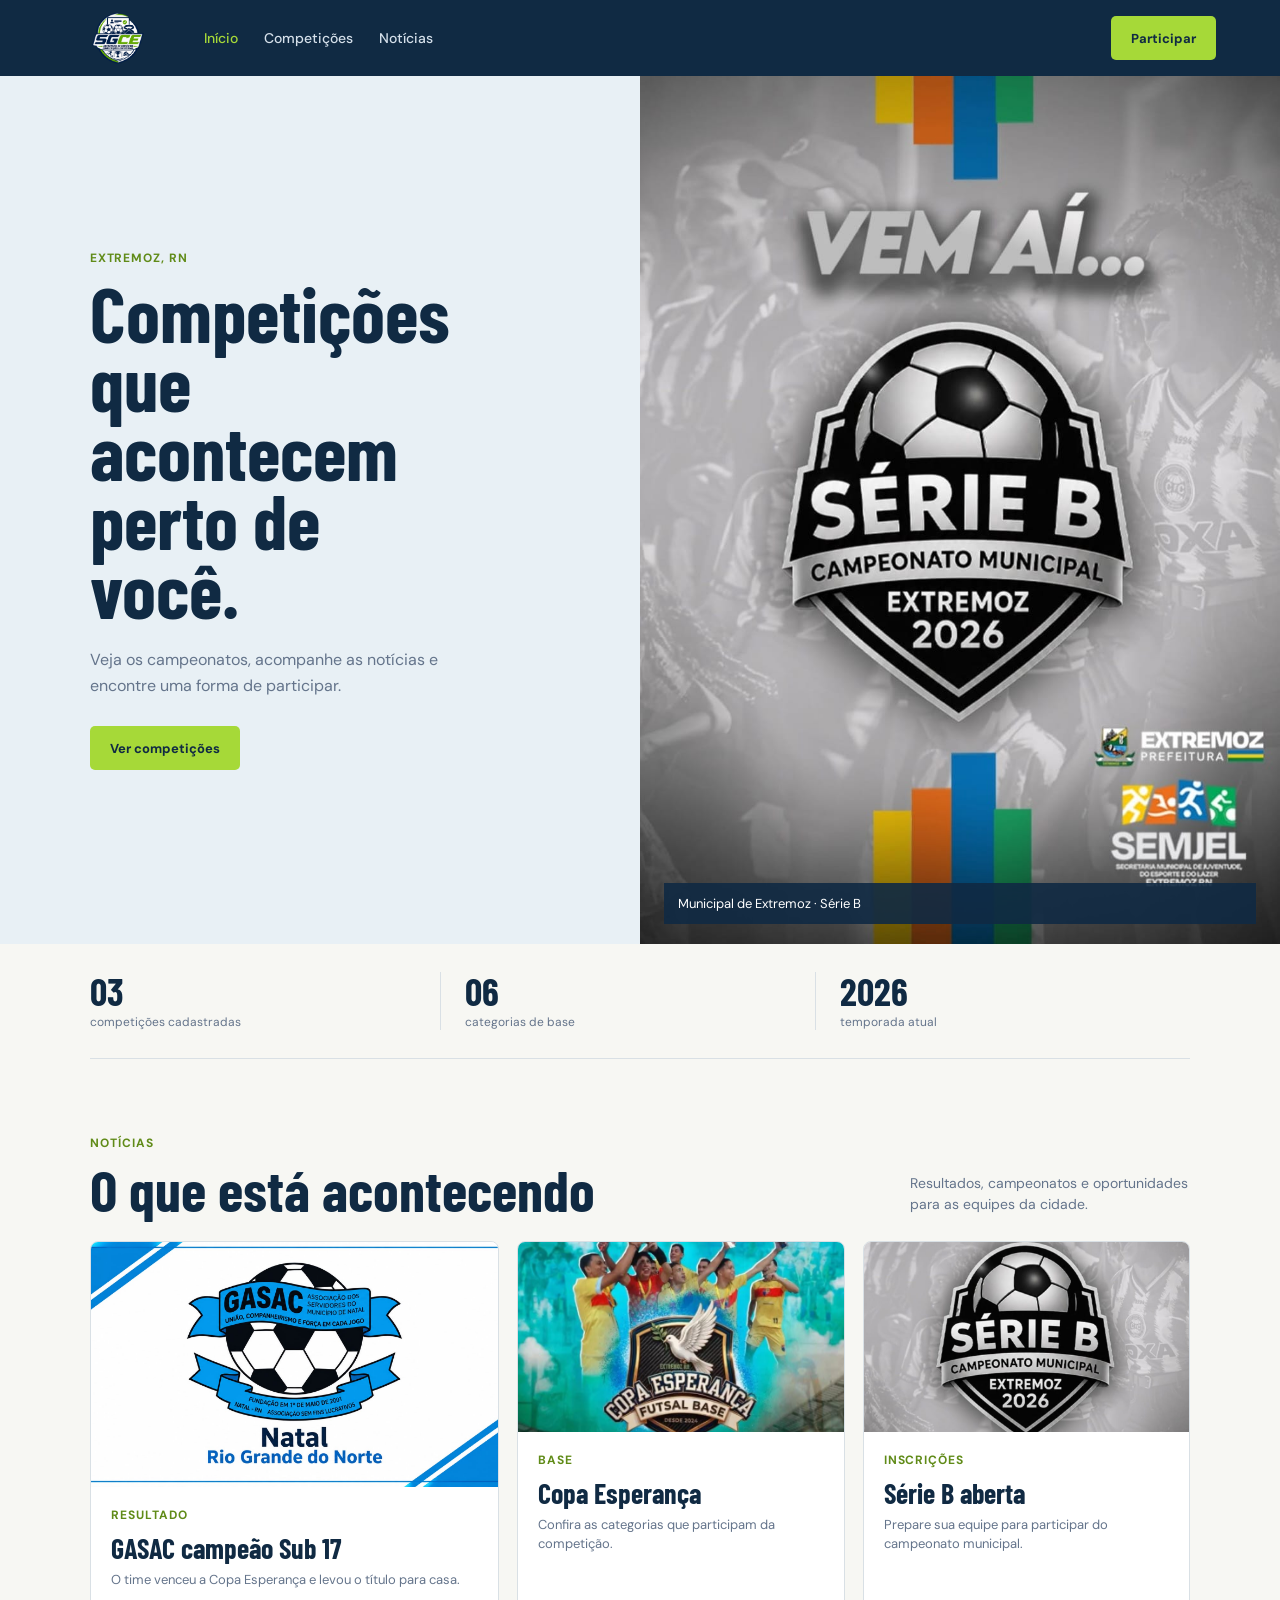
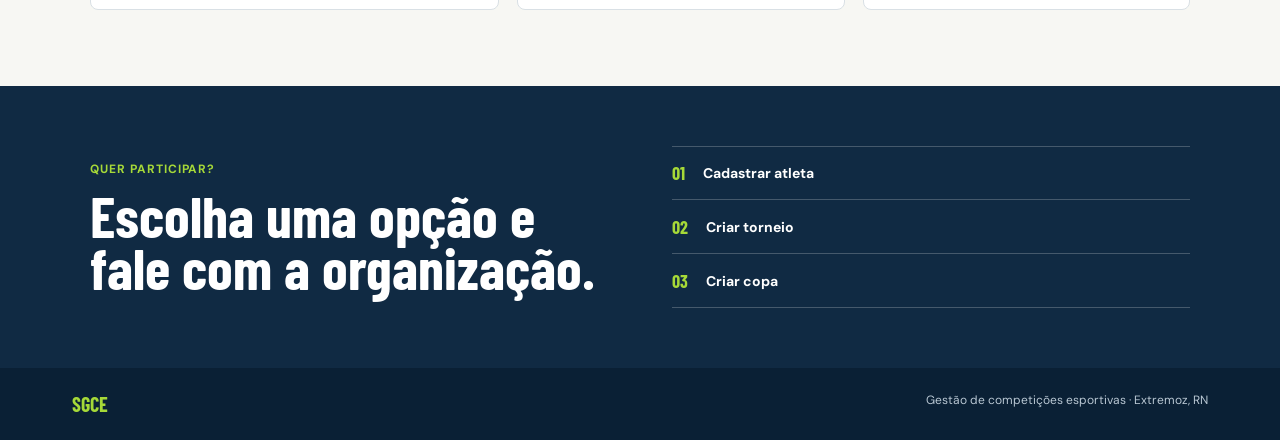
<file: index.html>
<!DOCTYPE html>
<html lang="pt-BR">
<head>
  <meta charset="UTF-8">
  <meta name="viewport" content="width=device-width, initial-scale=1.0">
  <meta name="description" content="Competições, notícias e inscrições esportivas em Extremoz.">
  <link rel="stylesheet" href="inicio.css">
  <title>SGCE | Competições esportivas</title>
</head>
<body>
  <a class="pular-conteudo" href="#conteudo">Pular para o conteúdo</a>

  <header class="cabecalho">
    <a class="marca" href="index.html" aria-label="SGCE, página inicial">
      <img src="imagens/logo sgce sem bg do cgpt.png" alt="Logo SGCE">
    </a>

    <button class="menu-mobile" type="button" aria-label="Abrir menu" aria-expanded="false" aria-controls="menu-principal">
      <span class="icone-menu"></span>
    </button>

    <nav class="navegacao" id="menu-principal" aria-label="Navegação principal">
      <a href="index.html" aria-current="page">Início</a>
      <a href="competicoes.html">Competições</a>
      <a href="#noticias">Notícias</a>
    </nav>

    <a class="botao botao-verde" href="#inscricoes">Participar</a>
  </header>

  <main id="conteudo" tabindex="-1">
    <section class="abertura" aria-labelledby="titulo-principal">
      <div class="abertura-texto">
        <p class="rotulo">Extremoz, RN</p>
        <h1 id="titulo-principal">Competições que acontecem perto de você.</h1>
        <p>Veja os campeonatos, acompanhe as notícias e encontre uma forma de participar.</p>
        <a class="botao botao-verde" href="competicoes.html">Ver competições</a>
      </div>

      <figure class="abertura-foto">
        <img src="imagens/municipal serie B campo.jpeg" alt="Campo do Campeonato Municipal de Extremoz">
        <figcaption>Municipal de Extremoz · Série B</figcaption>
      </figure>
    </section>

    <section class="resumo" aria-label="Resumo da temporada">
      <div>
        <strong>03</strong>
        <span>competições cadastradas</span>
      </div>
      <div>
        <strong>06</strong>
        <span>categorias de base</span>
      </div>
      <div>
        <strong>2026</strong>
        <span>temporada atual</span>
      </div>
    </section>

    <section class="secao" id="noticias" aria-labelledby="titulo-noticias">
      <div class="secao-titulo">
        <div>
          <p class="rotulo">Notícias</p>
          <h2 id="titulo-noticias">O que está acontecendo</h2>
        </div>
        <p class="secao-ajuda">Resultados, campeonatos e oportunidades para as equipes da cidade.</p>
      </div>

      <div class="noticias">
        <article class="noticia noticia-destaque">
          <img src="imagens/gasac.jpeg" alt="Escudo da equipe GASAC" loading="lazy" decoding="async">
          <div>
            <p class="tag">Resultado</p>
            <h3>GASAC campeão Sub 17</h3>
            <p>O time venceu a Copa Esperança e levou o título para casa.</p>
          </div>
        </article>

        <article class="noticia">
          <img src="imagens/copa esperança.jpeg" alt="Arte da Copa Esperança Futsal Base" loading="lazy" decoding="async">
          <div>
            <p class="tag">Base</p>
            <h3>Copa Esperança</h3>
            <p>Confira as categorias que participam da competição.</p>
          </div>
        </article>

        <article class="noticia">
          <img src="imagens/municipal serie B campo.jpeg" alt="Arte do Campeonato Municipal Série B" loading="lazy" decoding="async">
          <div>
            <p class="tag">Inscrições</p>
            <h3>Série B aberta</h3>
            <p>Prepare sua equipe para participar do campeonato municipal.</p>
          </div>
        </article>
      </div>
    </section>

    <section class="participar" id="inscricoes" aria-labelledby="titulo-participar">
      <div>
        <p class="rotulo">Quer participar?</p>
        <h2 id="titulo-participar">Escolha uma opção e fale com a organização.</h2>
      </div>
      <nav class="lista-acoes" aria-label="Opções de participação">
        <a href="#inscricoes"><span>01</span> Cadastrar atleta</a>
        <a href="#inscricoes"><span>02</span> Criar torneio</a>
        <a href="#inscricoes"><span>03</span> Criar copa</a>
      </nav>
    </section>
  </main>

  <footer class="rodape">
    <strong>SGCE</strong>
    <span>Gestão de competições esportivas · Extremoz, RN</span>
  </footer>

  <script>
    const botaoMenu = document.querySelector('.menu-mobile');
    const menu = document.querySelector('.navegacao');

    function fecharMenu() {
      menu.classList.remove('navegacao-aberta');
      botaoMenu.setAttribute('aria-expanded', 'false');
      botaoMenu.setAttribute('aria-label', 'Abrir menu');
    }

    botaoMenu.addEventListener('click', () => {
      const aberto = menu.classList.toggle('navegacao-aberta');
      botaoMenu.setAttribute('aria-expanded', String(aberto));
      botaoMenu.setAttribute('aria-label', aberto ? 'Fechar menu' : 'Abrir menu');
    });

    menu.querySelectorAll('a').forEach((link) => {
      link.addEventListener('click', fecharMenu);
    });

    document.addEventListener('keydown', (event) => {
      if (event.key === 'Escape' && menu.classList.contains('navegacao-aberta')) {
        fecharMenu();
        botaoMenu.focus();
      }
    });
  </script>
</body>
</html>
</file>
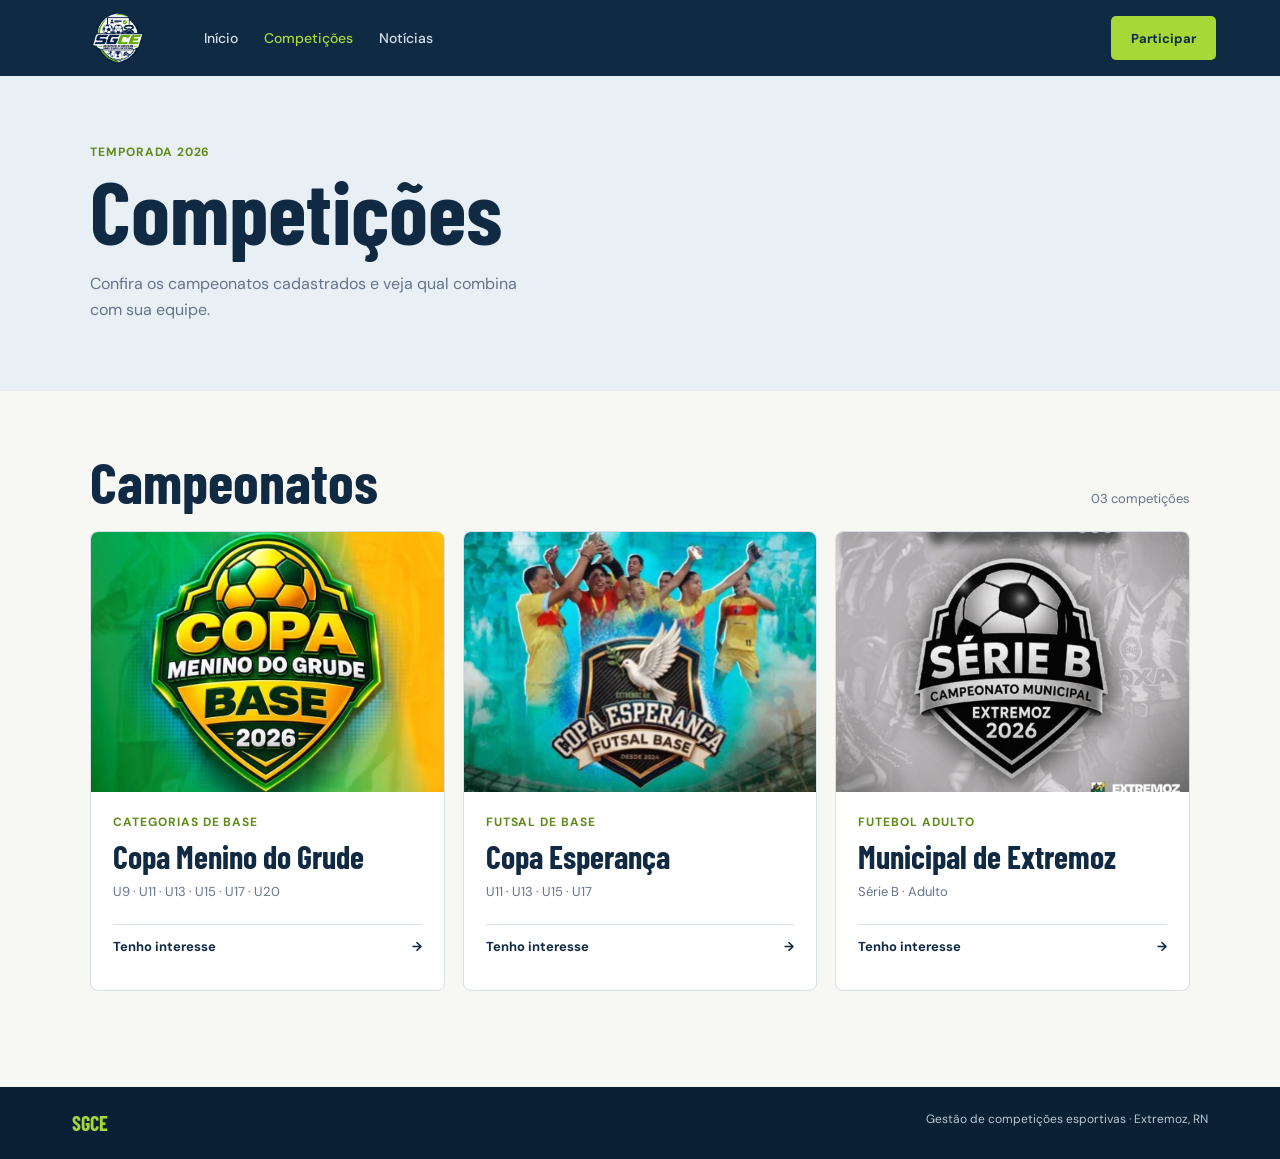
<file: competicoes.html>
<!DOCTYPE html>
<html lang="pt-BR">
<head>
  <meta charset="UTF-8">
  <meta name="viewport" content="width=device-width, initial-scale=1.0">
  <meta name="description" content="Veja as competições esportivas do SGCE em Extremoz.">
  <link rel="stylesheet" href="competicoes.css">
  <title>SGCE | Competições</title>
</head>
<body>
  <a class="pular-conteudo" href="#conteudo">Pular para o conteúdo</a>

  <header class="cabecalho">
    <a class="marca" href="index.html" aria-label="SGCE, página inicial">
      <img src="imagens/logo sgce sem bg do cgpt.png" alt="Logo SGCE">
    </a>

    <button class="menu-mobile" type="button" aria-label="Abrir menu" aria-expanded="false" aria-controls="menu-principal">
      <span class="icone-menu"></span>
    </button>

    <nav class="navegacao" id="menu-principal" aria-label="Navegação principal">
      <a href="index.html">Início</a>
      <a href="competicoes.html" aria-current="page">Competições</a>
      <a href="index.html#noticias">Notícias</a>
    </nav>

    <a class="botao botao-verde" href="index.html#inscricoes">Participar</a>
  </header>

  <main id="conteudo" tabindex="-1">
    <section class="cabecalho-pagina" aria-labelledby="titulo-pagina">
      <p class="rotulo">Temporada 2026</p>
      <h1 id="titulo-pagina">Competições</h1>
      <p>Confira os campeonatos cadastrados e veja qual combina com sua equipe.</p>
    </section>

    <section class="lista" aria-labelledby="titulo-lista">
      <div class="lista-cabecalho">
        <h2 id="titulo-lista">Campeonatos</h2>
        <span>03 competições</span>
      </div>

      <div class="cards">
        <article class="card">
          <img src="imagens/copa menino do grude.jpeg" alt="Copa Menino do Grude" loading="lazy" decoding="async">
          <div class="card-conteudo">
            <p class="tag">Categorias de base</p>
            <h3>Copa Menino do Grude</h3>
            <p>U9 · U11 · U13 · U15 · U17 · U20</p>
            <a href="index.html#inscricoes">Tenho interesse <span aria-hidden="true">→</span></a>
          </div>
        </article>

        <article class="card">
          <img src="imagens/copa esperança.jpeg" alt="Copa Esperança Futsal Base" loading="lazy" decoding="async">
          <div class="card-conteudo">
            <p class="tag">Futsal de base</p>
            <h3>Copa Esperança</h3>
            <p>U11 · U13 · U15 · U17</p>
            <a href="index.html#inscricoes">Tenho interesse <span aria-hidden="true">→</span></a>
          </div>
        </article>

        <article class="card">
          <img src="imagens/municipal serie B campo.jpeg" alt="Campeonato Municipal de Extremoz Série B" loading="lazy" decoding="async">
          <div class="card-conteudo">
            <p class="tag">Futebol adulto</p>
            <h3>Municipal de Extremoz</h3>
            <p>Série B · Adulto</p>
            <a href="index.html#inscricoes">Tenho interesse <span aria-hidden="true">→</span></a>
          </div>
        </article>
      </div>
    </section>
  </main>

  <footer class="rodape">
    <strong>SGCE</strong>
    <span>Gestão de competições esportivas · Extremoz, RN</span>
  </footer>

  <script>
    const botaoMenu = document.querySelector('.menu-mobile');
    const menu = document.querySelector('.navegacao');

    function fecharMenu() {
      menu.classList.remove('navegacao-aberta');
      botaoMenu.setAttribute('aria-expanded', 'false');
      botaoMenu.setAttribute('aria-label', 'Abrir menu');
    }

    botaoMenu.addEventListener('click', () => {
      const aberto = menu.classList.toggle('navegacao-aberta');
      botaoMenu.setAttribute('aria-expanded', String(aberto));
      botaoMenu.setAttribute('aria-label', aberto ? 'Fechar menu' : 'Abrir menu');
    });

    menu.querySelectorAll('a').forEach((link) => {
      link.addEventListener('click', fecharMenu);
    });

    document.addEventListener('keydown', (event) => {
      if (event.key === 'Escape' && menu.classList.contains('navegacao-aberta')) {
        fecharMenu();
        botaoMenu.focus();
      }
    });
  </script>
</body>
</html>
</file>
<file: inicio.css>
@import url('https://fonts.googleapis.com/css2?family=DM+Sans:wght@400;500;700&family=Barlow+Condensed:wght@600;700;800&display=swap');

:root {
  --azul: #102a43;
  --azul-claro: #e8f0f5;
  --verde: #a6d938;
  --verde-escuro: #608b18;
  --fundo: #f7f7f3;
  --branco: #ffffff;
  --texto: #243447;
  --suave: #64748b;
  --borda: #d9e0e5;
  --titulo: 'Barlow Condensed', sans-serif;
  --texto-fonte: 'DM Sans', sans-serif;
}

* {
  box-sizing: border-box;
}

html {
  scroll-behavior: smooth;
}

body {
  margin: 0;
  overflow-x: hidden;
  background: var(--fundo);
  color: var(--texto);
  font-family: var(--texto-fonte);
}

a {
  color: inherit;
}

button,
a {
  -webkit-tap-highlight-color: transparent;
}

:focus-visible {
  outline: 3px solid var(--verde);
  outline-offset: 4px;
}

main:focus {
  outline: none;
}

.pular-conteudo {
  position: fixed;
  z-index: 10;
  top: 12px;
  left: 12px;
  padding: 12px 16px;
  border-radius: 6px;
  background: var(--verde);
  color: var(--azul);
  font-size: 13px;
  font-weight: 700;
  text-decoration: none;
  transform: translateY(-160%);
}

.pular-conteudo:focus {
  transform: translateY(0);
}

.cabecalho {
  position: sticky;
  z-index: 5;
  top: 0;
  display: flex;
  align-items: center;
  gap: 32px;
  min-height: 76px;
  padding: 10px clamp(20px, 5vw, 72px);
  background: var(--azul);
  color: var(--branco);
}

.marca {
  display: flex;
  flex-shrink: 0;
}

.marca img {
  display: block;
  width: 108px;
  height: 52px;
  border-radius: 5px;
  object-fit: contain;
}

.navegacao {
  display: flex;
  align-items: center;
  gap: 26px;
  margin-right: auto;
}

.navegacao a {
  display: inline-flex;
  align-items: center;
  min-height: 44px;
  color: #d5e0ea;
  font-size: 14px;
  font-weight: 500;
  text-decoration: none;
}

.navegacao a:hover,
.navegacao a:focus-visible,
.navegacao a[aria-current='page'] {
  color: var(--verde);
}

.menu-mobile {
  display: none;
  width: 44px;
  height: 44px;
  padding: 10px;
  border: 0;
  background: transparent;
  cursor: pointer;
}

.icone-menu,
.icone-menu::before,
.icone-menu::after {
  display: block;
  width: 24px;
  height: 2px;
  border-radius: 2px;
  background: var(--branco);
}

.icone-menu {
  position: relative;
}

.icone-menu::before,
.icone-menu::after {
  content: '';
  position: absolute;
  left: 0;
}

.icone-menu::before { top: -7px; }
.icone-menu::after { top: 7px; }

.botao {
  display: inline-flex;
  align-items: center;
  justify-content: center;
  min-height: 44px;
  padding: 0 20px;
  border-radius: 5px;
  font-size: 13px;
  font-weight: 700;
  text-decoration: none;
}

.botao-verde {
  background: var(--verde);
  color: var(--azul);
}

.botao-verde:hover,
.botao-verde:focus-visible {
  background: #b9ed55;
}

.abertura {
  display: grid;
  grid-template-columns: 1fr 1fr;
  min-height: 480px;
  background: var(--azul-claro);
}

.abertura-texto {
  align-self: center;
  max-width: 560px;
  padding: 64px clamp(24px, 7vw, 96px);
}

.rotulo,
.tag {
  margin: 0 0 12px;
  color: var(--verde-escuro);
  font-size: 12px;
  font-weight: 700;
  letter-spacing: .08em;
  text-transform: uppercase;
}

.abertura h1 {
  max-width: 570px;
  margin: 0;
  color: var(--azul);
  font-family: var(--titulo);
  font-size: clamp(48px, 6vw, 78px);
  line-height: .9;
}

.abertura-texto > p:not(.rotulo) {
  max-width: 430px;
  margin: 24px 0 28px;
  color: var(--suave);
  font-size: 16px;
  line-height: 1.6;
}

.abertura-foto {
  position: relative;
  min-height: 420px;
  margin: 0;
}

.abertura-foto img {
  display: block;
  width: 100%;
  height: 100%;
  object-fit: cover;
}

.abertura-foto figcaption {
  position: absolute;
  right: 24px;
  bottom: 20px;
  left: 24px;
  padding: 12px 14px;
  background: rgba(16, 42, 67, .9);
  color: var(--branco);
  font-size: 13px;
}

.resumo {
  display: flex;
  gap: 0;
  width: min(1100px, calc(100% - 48px));
  margin: 0 auto;
  padding: 28px 0;
  border-bottom: 1px solid var(--borda);
}

.resumo div {
  display: grid;
  gap: 4px;
  flex: 1;
  padding: 0 24px;
  border-right: 1px solid var(--borda);
}

.resumo div:first-child {
  padding-left: 0;
}

.resumo div:last-child {
  border: 0;
}

.resumo strong {
  color: var(--azul);
  font-family: var(--titulo);
  font-size: 38px;
  line-height: 1;
}

.resumo span {
  color: var(--suave);
  font-size: 12px;
}

.secao {
  width: min(1100px, calc(100% - 48px));
  margin: 76px auto;
}

.secao-titulo {
  display: flex;
  align-items: end;
  justify-content: space-between;
  gap: 24px;
  margin-bottom: 26px;
}

.secao h2,
.participar h2 {
  max-width: 560px;
  margin: 0;
  color: var(--azul);
  font-family: var(--titulo);
  font-size: clamp(36px, 5vw, 58px);
  line-height: .9;
}

.secao-ajuda {
  max-width: 280px;
  margin: 0;
  color: var(--suave);
  font-size: 14px;
  line-height: 1.5;
}

.noticias {
  display: grid;
  grid-template-columns: 1.25fr 1fr 1fr;
  gap: 18px;
}

.noticia {
  overflow: hidden;
  background: var(--branco);
  border: 1px solid var(--borda);
  border-radius: 8px;
}

.noticia img {
  display: block;
  width: 100%;
  height: 190px;
  object-fit: cover;
}

.noticia-destaque img {
  height: 245px;
}

.noticia > div {
  padding: 20px;
}

.noticia h3 {
  margin: 0 0 8px;
  color: var(--azul);
  font-family: var(--titulo);
  font-size: 28px;
  line-height: .95;
}

.noticia p:last-child {
  margin: 0;
  color: var(--suave);
  font-size: 13px;
  line-height: 1.5;
}

.participar {
  display: grid;
  grid-template-columns: 1fr 1fr;
  align-items: center;
  gap: 64px;
  padding: 60px max(24px, calc((100% - 1100px) / 2));
  background: var(--azul);
  color: var(--branco);
}

.participar h2 {
  color: var(--branco);
}

.participar .rotulo {
  color: var(--verde);
}

.lista-acoes {
  display: grid;
}

.lista-acoes a {
  display: flex;
  align-items: center;
  min-height: 54px;
  gap: 18px;
  border-bottom: 1px solid rgba(255, 255, 255, .22);
  color: var(--branco);
  font-size: 14px;
  font-weight: 700;
  text-decoration: none;
}

.lista-acoes a:first-child {
  border-top: 1px solid rgba(255, 255, 255, .22);
}

.lista-acoes a:hover,
.lista-acoes a:focus-visible {
  color: var(--verde);
}

.lista-acoes span {
  color: var(--verde);
  font-family: var(--titulo);
  font-size: 18px;
}

.rodape {
  display: flex;
  justify-content: space-between;
  gap: 20px;
  padding: 24px clamp(24px, 7vw, 72px);
  background: #0a2035;
  color: #b9c7d3;
  font-size: 12px;
}

.rodape strong {
  color: var(--verde);
  font-family: var(--titulo);
  font-size: 20px;
}

@media (max-width: 760px) {
  .cabecalho {
    flex-wrap: wrap;
    gap: 12px;
    padding: 10px 18px;
  }

  .marca img {
    width: 96px;
    height: 46px;
  }

  .menu-mobile {
    display: block;
    order: 2;
    margin-left: auto;
  }

  .cabecalho > .botao {
    order: 3;
    min-width: 82px;
    padding: 0 12px;
    font-size: 12px;
  }

  .navegacao {
    display: none;
    order: 4;
    flex-basis: 100%;
    flex-direction: column;
    align-items: stretch;
    gap: 0;
  }

  .navegacao.navegacao-aberta {
    display: flex;
  }

  .navegacao a {
    border-top: 1px solid rgba(255, 255, 255, .15);
  }

  .abertura {
    display: block;
  }

  .abertura-texto {
    padding: 56px 24px 48px;
  }

  .abertura h1 {
    font-size: clamp(48px, 15vw, 72px);
  }

  .abertura-foto {
    min-height: 280px;
  }

  .resumo {
    width: calc(100% - 32px);
  }

  .resumo div {
    padding: 0 10px;
  }

  .resumo div:first-child {
    padding-left: 0;
  }

  .resumo strong {
    font-size: 30px;
  }

  .resumo span {
    font-size: 10px;
    line-height: 1.3;
  }

  .secao {
    width: calc(100% - 32px);
    margin: 56px auto;
  }

  .secao-titulo {
    display: block;
  }

  .secao-ajuda {
    margin-top: 16px;
  }

  .noticias {
    grid-template-columns: 1fr;
  }

  .noticia img,
  .noticia-destaque img {
    height: 210px;
  }

  .participar {
    display: block;
    padding: 48px 24px;
  }

  .lista-acoes {
    margin-top: 32px;
  }

  .rodape {
    flex-direction: column;
    gap: 8px;
  }
}

@media (prefers-reduced-motion: reduce) {
  html {
    scroll-behavior: auto;
  }
}
</file>
<file: competicoes.css>
@import url('https://fonts.googleapis.com/css2?family=DM+Sans:wght@400;500;700&family=Barlow+Condensed:wght@600;700;800&display=swap');

:root {
  --azul: #102a43;
  --azul-claro: #e8f0f5;
  --verde: #a6d938;
  --verde-escuro: #608b18;
  --fundo: #f7f7f3;
  --branco: #ffffff;
  --texto: #243447;
  --suave: #64748b;
  --borda: #d9e0e5;
  --titulo: 'Barlow Condensed', sans-serif;
  --texto-fonte: 'DM Sans', sans-serif;
}

* {
  box-sizing: border-box;
}

html {
  scroll-behavior: smooth;
}

body {
  margin: 0;
  overflow-x: hidden;
  background: var(--fundo);
  color: var(--texto);
  font-family: var(--texto-fonte);
}

a {
  color: inherit;
}

button,
a {
  -webkit-tap-highlight-color: transparent;
}

:focus-visible {
  outline: 3px solid var(--verde);
  outline-offset: 4px;
}

main:focus {
  outline: none;
}

.pular-conteudo {
  position: fixed;
  z-index: 10;
  top: 12px;
  left: 12px;
  padding: 12px 16px;
  border-radius: 6px;
  background: var(--verde);
  color: var(--azul);
  font-size: 13px;
  font-weight: 700;
  text-decoration: none;
  transform: translateY(-160%);
}

.pular-conteudo:focus {
  transform: translateY(0);
}

.cabecalho {
  position: sticky;
  z-index: 5;
  top: 0;
  display: flex;
  align-items: center;
  gap: 32px;
  min-height: 76px;
  padding: 10px clamp(20px, 5vw, 72px);
  background: var(--azul);
  color: var(--branco);
}

.marca {
  display: flex;
  flex-shrink: 0;
}

.marca img {
  display: block;
  width: 108px;
  height: 52px;
  border-radius: 5px;
  object-fit: contain;
}

.navegacao {
  display: flex;
  align-items: center;
  gap: 26px;
  margin-right: auto;
}

.navegacao a {
  display: inline-flex;
  align-items: center;
  min-height: 44px;
  color: #d5e0ea;
  font-size: 14px;
  font-weight: 500;
  text-decoration: none;
}

.navegacao a:hover,
.navegacao a:focus-visible,
.navegacao a[aria-current='page'] {
  color: var(--verde);
}

.menu-mobile {
  display: none;
  width: 44px;
  height: 44px;
  padding: 10px;
  border: 0;
  background: transparent;
  cursor: pointer;
}

.icone-menu,
.icone-menu::before,
.icone-menu::after {
  display: block;
  width: 24px;
  height: 2px;
  border-radius: 2px;
  background: var(--branco);
}

.icone-menu {
  position: relative;
}

.icone-menu::before,
.icone-menu::after {
  content: '';
  position: absolute;
  left: 0;
}

.icone-menu::before { top: -7px; }
.icone-menu::after { top: 7px; }

.botao {
  display: inline-flex;
  align-items: center;
  justify-content: center;
  min-height: 44px;
  padding: 0 20px;
  border-radius: 5px;
  font-size: 13px;
  font-weight: 700;
  text-decoration: none;
}

.botao-verde {
  background: var(--verde);
  color: var(--azul);
}

.botao-verde:hover,
.botao-verde:focus-visible {
  background: #b9ed55;
}

.cabecalho-pagina {
  padding: 68px max(24px, calc((100% - 1100px) / 2));
  background: var(--azul-claro);
}

.cabecalho-pagina h1 {
  max-width: 700px;
  margin: 0;
  color: var(--azul);
  font-family: var(--titulo);
  font-size: clamp(54px, 8vw, 88px);
  line-height: .88;
}

.rotulo,
.tag {
  margin: 0 0 12px;
  color: var(--verde-escuro);
  font-size: 12px;
  font-weight: 700;
  letter-spacing: .08em;
  text-transform: uppercase;
}

.cabecalho-pagina > p:last-child {
  max-width: 440px;
  margin: 22px 0 0;
  color: var(--suave);
  font-size: 16px;
  line-height: 1.6;
}

.lista {
  width: min(1100px, calc(100% - 48px));
  margin: 64px auto 96px;
}

.lista-cabecalho {
  display: flex;
  align-items: end;
  justify-content: space-between;
  gap: 20px;
  margin-bottom: 24px;
}

.lista h2 {
  margin: 0;
  color: var(--azul);
  font-family: var(--titulo);
  font-size: clamp(38px, 5vw, 58px);
  line-height: .9;
}

.lista-cabecalho > span {
  color: var(--suave);
  font-size: 13px;
}

.cards {
  display: grid;
  grid-template-columns: repeat(3, 1fr);
  gap: 18px;
}

.card {
  overflow: hidden;
  background: var(--branco);
  border: 1px solid var(--borda);
  border-radius: 8px;
}

.card img {
  display: block;
  width: 100%;
  height: 260px;
  object-fit: cover;
}

.card-conteudo {
  padding: 22px;
}

.card h3 {
  margin: 0 0 12px;
  color: var(--azul);
  font-family: var(--titulo);
  font-size: 32px;
  line-height: .92;
}

.card-conteudo > p:not(.tag) {
  margin: 0;
  color: var(--suave);
  font-size: 13px;
}

.card a {
  display: flex;
  align-items: center;
  justify-content: space-between;
  min-height: 44px;
  margin-top: 24px;
  border-top: 1px solid var(--borda);
  color: var(--azul);
  font-size: 13px;
  font-weight: 700;
  text-decoration: none;
}

.card a:hover,
.card a:focus-visible {
  color: var(--verde-escuro);
}

.rodape {
  display: flex;
  justify-content: space-between;
  gap: 20px;
  padding: 24px clamp(24px, 7vw, 72px);
  background: #0a2035;
  color: #b9c7d3;
  font-size: 12px;
}

.rodape strong {
  color: var(--verde);
  font-family: var(--titulo);
  font-size: 20px;
}

@media (max-width: 760px) {
  .cabecalho {
    flex-wrap: wrap;
    gap: 12px;
    padding: 10px 18px;
  }

  .marca img {
    width: 96px;
    height: 46px;
  }

  .menu-mobile {
    display: block;
    order: 2;
    margin-left: auto;
  }

  .cabecalho > .botao {
    order: 3;
    min-width: 82px;
    padding: 0 12px;
    font-size: 12px;
  }

  .navegacao {
    display: none;
    order: 4;
    flex-basis: 100%;
    flex-direction: column;
    align-items: stretch;
    gap: 0;
  }

  .navegacao.navegacao-aberta {
    display: flex;
  }

  .navegacao a {
    border-top: 1px solid rgba(255, 255, 255, .15);
  }

  .cabecalho-pagina {
    padding: 54px 24px 48px;
  }

  .lista {
    width: calc(100% - 32px);
    margin: 48px auto 64px;
  }

  .lista-cabecalho {
    display: block;
  }

  .lista-cabecalho > span {
    display: block;
    margin-top: 12px;
  }

  .cards {
    grid-template-columns: 1fr;
  }

  .card img {
    height: 230px;
  }

  .rodape {
    flex-direction: column;
    gap: 8px;
  }
}

@media (prefers-reduced-motion: reduce) {
  html {
    scroll-behavior: auto;
  }
}
</file>
